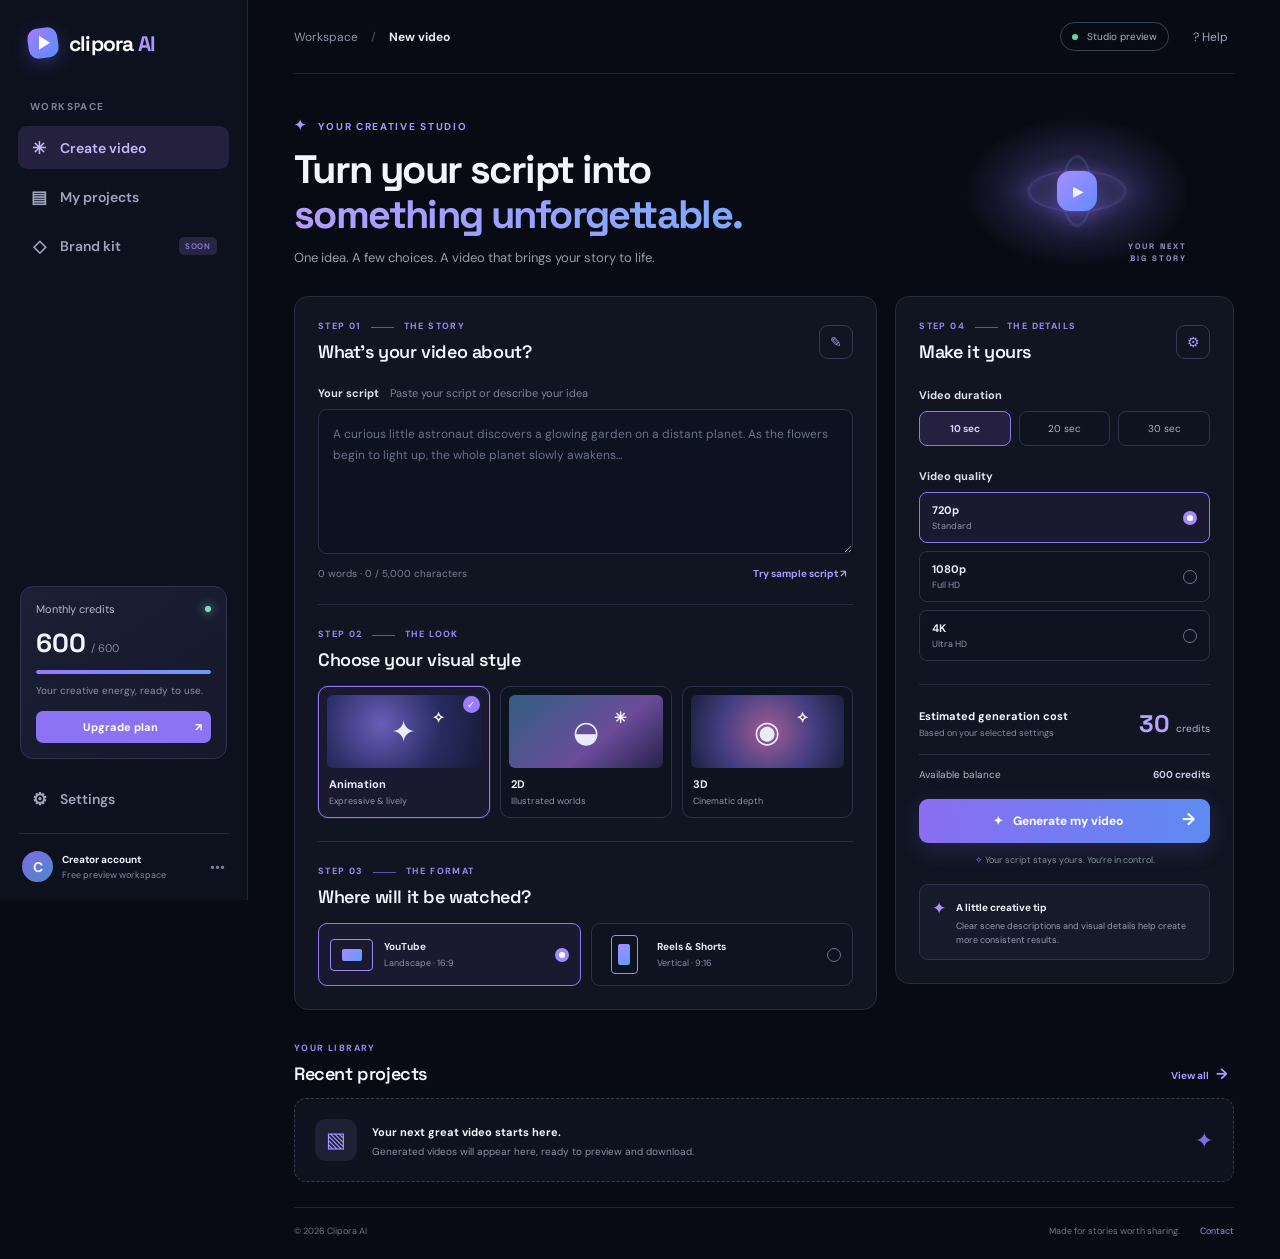
<file: index.html>
<!doctype html>
<html lang="en">
<head>
  <meta charset="UTF-8" />
  <meta name="viewport" content="width=device-width, initial-scale=1.0" />
  <meta name="theme-color" content="#090b14" />
  <meta name="description" content="Clipora AI turns your script into cinematic videos." />
  <title>Clipora AI — Turn scripts into stories</title>
  <link rel="preconnect" href="https://fonts.googleapis.com">
  <link rel="preconnect" href="https://fonts.gstatic.com" crossorigin>
  <link href="https://fonts.googleapis.com/css2?family=DM+Sans:wght@400;500;600;700&family=Space+Grotesk:wght@500;600;700&display=swap" rel="stylesheet">
  <link rel="stylesheet" href="styles.css" />
</head>
<body>
  <div class="app-shell">
    <aside class="sidebar" id="sidebar">
      <a class="brand" href="#" aria-label="Clipora AI home">
        <span class="brand-mark"><span></span></span><span>clipora<span class="brand-ai"> AI</span></span>
      </a>
      <div class="workspace-label">WORKSPACE</div>
      <nav class="nav">
        <a class="nav-link active" href="#studio"><span class="nav-icon">✳</span> Create video</a>
        <a class="nav-link" href="#projects"><span class="nav-icon">▤</span> My projects</a>
        <a class="nav-link" href="#brand-kit"><span class="nav-icon">◇</span> Brand kit <span class="soon">SOON</span></a>
      </nav>
      <div class="sidebar-bottom">
        <div class="credit-card">
          <div class="credit-top"><span>Monthly credits</span><span class="credit-dot"></span></div>
          <div class="credit-number"><strong id="sideCredits">600</strong><span>/ 600</span></div>
          <div class="credit-track"><span></span></div>
          <p>Your creative energy, ready to use.</p>
          <button class="upgrade-btn" id="upgradeSide">Upgrade plan <span>↗</span></button>
        </div>
        <a class="nav-link muted" href="#settings"><span class="nav-icon">⚙</span> Settings</a>
        <div class="profile">
          <div class="avatar">C</div><div><strong>Creator account</strong><small>Free preview workspace</small></div><span class="more">•••</span>
        </div>
      </div>
    </aside>

    <main class="main-content">
      <header class="topbar">
        <button class="mobile-menu" id="menuBtn" aria-label="Open menu">☰</button>
        <div class="breadcrumb">Workspace <span>/</span> <strong>New video</strong></div>
        <div class="top-actions"><span class="status-pill"><i></i> Studio preview</span><button class="help-btn" id="helpBtn">? <span>Help</span></button></div>
      </header>

      <section class="welcome">
        <div><div class="eyebrow"><span class="sparkle">✦</span> YOUR CREATIVE STUDIO</div>
          <h1>Turn your script into<br><span>something unforgettable.</span></h1>
          <p>One idea. A few choices. A video that brings your story to life.</p>
        </div>
        <div class="welcome-art" aria-hidden="true"><div class="orb orb-one"></div><div class="orb orb-two"></div><div class="art-play">▶</div><div class="art-caption">YOUR NEXT<br>BIG STORY</div></div>
      </section>

      <div class="studio-grid" id="studio">
        <section class="panel script-panel">
          <div class="panel-heading"><div><div class="step-label">STEP 01 <span></span> THE STORY</div><h2>What’s your video about?</h2></div><span class="panel-icon">✎</span></div>
          <label class="field-label" for="scriptInput">Your script <span>Paste your script or describe your idea</span></label>
          <textarea id="scriptInput" maxlength="5000" placeholder="A curious little astronaut discovers a glowing garden on a distant planet. As the flowers begin to light up, the whole planet slowly awakens..."></textarea>
          <div class="textarea-footer"><span id="wordCount">0 words · 0 / 5,000 characters</span><button class="text-button" id="sampleBtn">Try sample script ↗</button></div>
          <div class="divider"></div>
          <div class="panel-heading compact"><div><div class="step-label">STEP 02 <span></span> THE LOOK</div><h2>Choose your visual style</h2></div></div>
          <div class="style-options" role="group" aria-label="Visual style">
            <button class="style-card selected" data-style="Animation"><span class="style-art animation-art"><i>✦</i><b>✧</b></span><strong>Animation</strong><small>Expressive & lively</small><span class="check">✓</span></button>
            <button class="style-card" data-style="2D"><span class="style-art two-d-art"><i>◒</i><b>✳</b></span><strong>2D</strong><small>Illustrated worlds</small><span class="check">✓</span></button>
            <button class="style-card" data-style="3D"><span class="style-art three-d-art"><i>◉</i><b>✧</b></span><strong>3D</strong><small>Cinematic depth</small><span class="check">✓</span></button>
          </div>
          <div class="divider"></div>
          <div class="panel-heading compact"><div><div class="step-label">STEP 03 <span></span> THE FORMAT</div><h2>Where will it be watched?</h2></div></div>
          <div class="format-options">
            <button class="format-card selected" data-format="16:9"><span class="format-preview landscape"><i></i></span><span><strong>YouTube</strong><small>Landscape · 16:9</small></span><span class="radio"></span></button>
            <button class="format-card" data-format="9:16"><span class="format-preview portrait"><i></i></span><span><strong>Reels & Shorts</strong><small>Vertical · 9:16</small></span><span class="radio"></span></button>
          </div>
        </section>

        <section class="panel settings-panel">
          <div class="panel-heading"><div><div class="step-label">STEP 04 <span></span> THE DETAILS</div><h2>Make it yours</h2></div><span class="panel-icon">⚙</span></div>
          <label class="field-label">Video duration</label>
          <div class="duration-options">
            <button class="choice selected" data-duration="10">10 sec</button><button class="choice" data-duration="20">20 sec</button><button class="choice" data-duration="30">30 sec</button>
          </div>
          <label class="field-label quality-label">Video quality</label>
          <div class="quality-options">
            <button class="quality-choice selected" data-quality="720p"><span><strong>720p</strong><small>Standard</small></span><span class="radio"></span></button>
            <button class="quality-choice" data-quality="1080p"><span><strong>1080p</strong><small>Full HD</small></span><span class="radio"></span></button>
            <button class="quality-choice" data-quality="4K"><span><strong>4K</strong><small>Ultra HD</small></span><span class="radio"></span></button>
          </div>
          <div class="divider"></div>
          <div class="credit-summary">
            <div><span class="summary-title">Estimated generation cost</span><span class="summary-sub">Based on your selected settings</span></div>
            <strong><b id="costValue">30</b> <small>credits</small></strong>
          </div>
          <div class="credit-balance"><span>Available balance</span><strong><span id="balanceValue">600</span> credits</strong></div>
          <button class="generate-btn" id="generateBtn"><span>✦</span> Generate my video <i>→</i></button>
          <p class="secure-note"><span>✧</span> Your script stays yours. You’re in control.</p>
          <div class="tip-card"><span class="tip-icon">✦</span><div><strong>A little creative tip</strong><p>Clear scene descriptions and visual details help create more consistent results.</p></div></div>
        </section>
      </div>

      <section class="projects-section" id="projects">
        <div class="projects-heading"><div><div class="step-label">YOUR LIBRARY</div><h2>Recent projects</h2></div><button class="view-all" id="viewAll">View all <span>→</span></button></div>
        <div class="empty-projects"><div class="empty-icon">▧</div><div><strong>Your next great video starts here.</strong><p>Generated videos will appear here, ready to preview and download.</p></div><span class="empty-spark">✦</span></div>
      </section>
      <footer>© 2026 Clipora AI <span>Made for stories worth sharing.</span><a href="mailto:hello@clipora.ai">Contact</a></footer>
    </main>
  </div>
  <div class="toast" id="toast" role="status" aria-live="polite"></div>
  <div class="modal-backdrop" id="modal" hidden><div class="modal"><button class="modal-close" id="modalClose" aria-label="Close">×</button><div class="modal-symbol">✦</div><h2 id="modalTitle">Generation preview</h2><p id="modalText"></p><button class="modal-action" id="modalAction">Got it</button></div></div>
  <script src="app.js"></script>
</body>
</html>
</file>
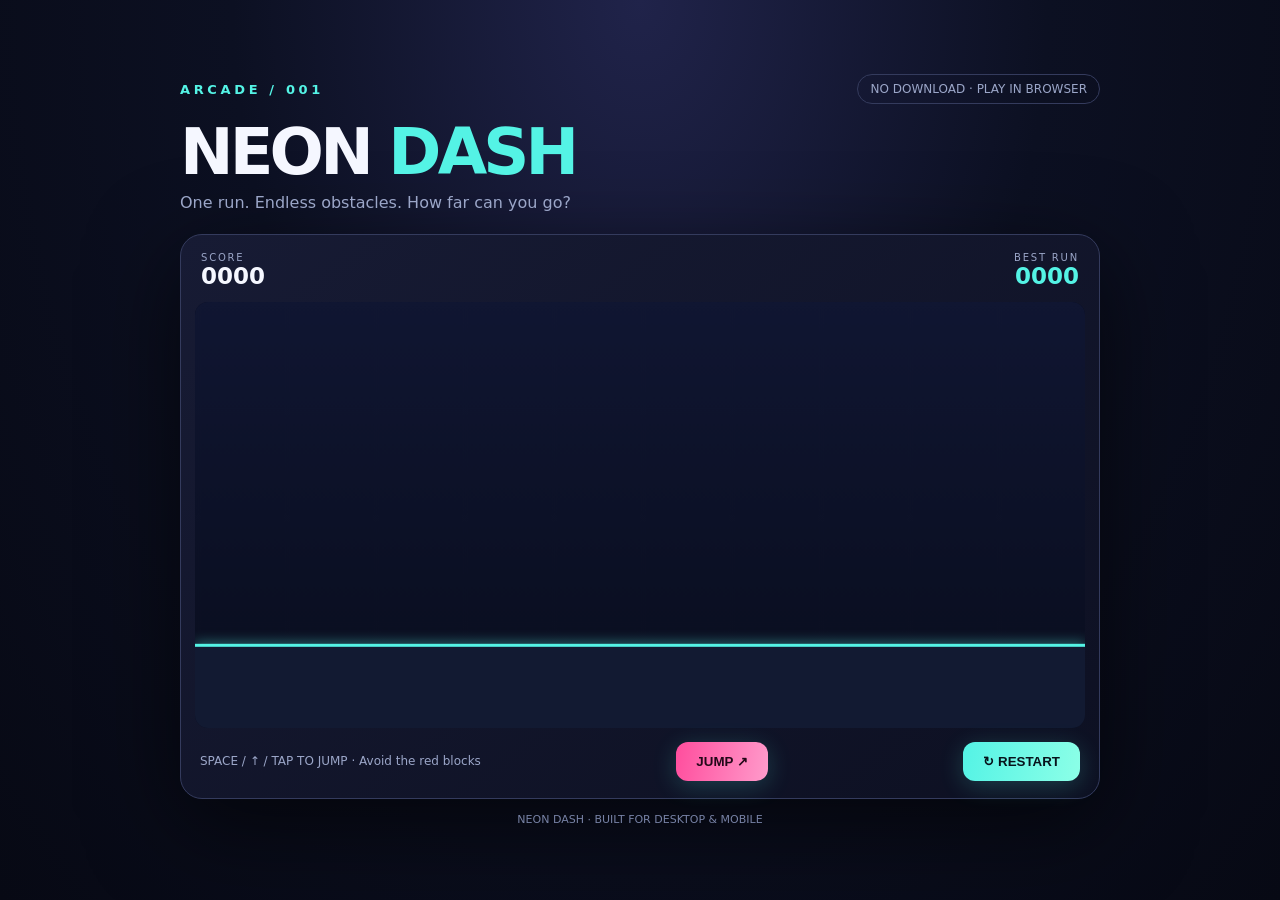
<file: game/index.html>
<!doctype html>
<html lang="en">
<head>
<meta charset="utf-8"><meta name="viewport" content="width=device-width,initial-scale=1">
<meta name="theme-color" content="#090b18"><title>Neon Dash — Arcade Game</title>
<style>
:root{color-scheme:dark;--bg:#090b18;--panel:#12162a;--cyan:#54f3e5;--pink:#ff4d9d;--muted:#9ba6c8}
*{box-sizing:border-box}body{margin:0;min-height:100vh;background:radial-gradient(ellipse at 50% 0%,#20234a 0,#0c1022 45%,#070914 100%);font-family:Inter,system-ui,Segoe UI,sans-serif;color:#f5f7ff;display:grid;place-items:center;padding:22px}
.wrap{width:min(920px,100%)}header{display:flex;align-items:center;justify-content:space-between;gap:16px;margin-bottom:16px}.brand{font-size:13px;letter-spacing:.28em;color:var(--cyan);font-weight:900}.tag{font-size:12px;color:var(--muted);border:1px solid #343b5d;border-radius:99px;padding:7px 12px}
h1{font-size:clamp(34px,7vw,64px);letter-spacing:-.06em;margin:0;line-height:1}.sub{color:var(--muted);margin:9px 0 22px}
.gamebox{background:linear-gradient(145deg,#171b34,#0d1022);border:1px solid #343b5d;border-radius:22px;padding:14px;box-shadow:0 25px 90px #0009}
.hud{display:flex;justify-content:space-between;align-items:center;padding:3px 6px 13px;gap:12px}.stat small{display:block;color:var(--muted);font-size:10px;letter-spacing:.18em}.stat strong{font-size:23px;font-variant-numeric:tabular-nums}.best{color:var(--cyan)}
canvas{width:100%;display:block;border-radius:13px;background:#090d20;touch-action:manipulation}
.controls{display:flex;justify-content:space-between;align-items:center;gap:12px;padding:14px 5px 3px;flex-wrap:wrap}.hint{font-size:12px;color:var(--muted)}
button{border:0;border-radius:12px;padding:12px 20px;background:linear-gradient(100deg,var(--cyan),#8cffe7);color:#07131b;font-weight:900;cursor:pointer;box-shadow:0 5px 24px #54f3e533}button:active{transform:translateY(1px)}.jump{background:linear-gradient(100deg,#ff4d9d,#ff9bcb);color:#220818}
footer{text-align:center;color:#7782a5;font-size:11px;margin-top:14px}
@media(max-width:560px){body{padding:12px}.gamebox{padding:9px;border-radius:17px}.stat strong{font-size:19px}.controls{align-items:stretch}.hint{width:100%;text-align:center}.controls button{flex:1}}
</style></head>
<body><main class="wrap">
<header><div class="brand">ARCADE / 001</div><div class="tag">NO DOWNLOAD · PLAY IN BROWSER</div></header>
<h1>NEON <span style="color:var(--cyan)">DASH</span></h1><p class="sub">One run. Endless obstacles. How far can you go?</p>
<section class="gamebox">
<div class="hud"><div class="stat"><small>SCORE</small><strong id="score">0000</strong></div><div class="stat" style="text-align:right"><small>BEST RUN</small><strong class="best" id="best">0000</strong></div></div>
<canvas id="game" width="900" height="430" aria-label="Neon Dash game area"></canvas>
<div class="controls"><span class="hint">SPACE / ↑ / TAP TO JUMP · Avoid the red blocks</span><button class="jump" id="jump">JUMP ↗</button><button id="restart">↻ RESTART</button></div>
</section><footer>NEON DASH · BUILT FOR DESKTOP & MOBILE</footer></main>
<script>
(()=>{
const canvas=document.getElementById('game'),ctx=canvas.getContext('2d'),scoreEl=document.getElementById('score'),bestEl=document.getElementById('best');
const W=900,H=430,ground=345;let player,obstacles,particles,score,best=Number(localStorage.getItem('neonDashBest')||0),speed,frame,playing,dead,started;
bestEl.textContent=String(best).padStart(4,'0');
function reset(){player={x:112,y:ground-48,w:38,h:48,vy:0,grounded:true};obstacles=[];particles=[];score=0;speed=6;frame=0;playing=true;dead=false;started=true;scoreEl.textContent='0000';}
function jump(){if(!started){reset();return}if(dead){reset();return}if(player.grounded){player.vy=-15.5;player.grounded=false;for(let i=0;i<7;i++)particles.push({x:player.x+15,y:ground-4,vx:(Math.random()-.5)*4,vy:-Math.random()*3-1,life:24});}}
function rect(x,y,w,h,color,glow){ctx.save();ctx.shadowBlur=glow||0;ctx.shadowColor=color;ctx.fillStyle=color;ctx.fillRect(x,y,w,h);ctx.restore();}
function draw(){
ctx.clearRect(0,0,W,H);
let g=ctx.createLinearGradient(0,0,0,H);g.addColorStop(0,'#101632');g.addColorStop(1,'#090d1d');ctx.fillStyle=g;ctx.fillRect(0,0,W,H);
for(let i=0;i<65;i++){let x=(i*137+frame*.25)%W,y=(i*71)%285;ctx.fillStyle='rgba(160,190,255,.35)';ctx.fillRect(x,y,2,2)}
ctx.strokeStyle='rgba(84,243,229,.08)';ctx.lineWidth=1;for(let x=0;x<W;x+=45){ctx.beginPath();ctx.moveTo(x,ground);ctx.lineTo(x-90,H);ctx.stroke()}
rect(0,ground,W,3,'#54f3e5',12);ctx.fillStyle='#121a32';ctx.fillRect(0,ground+3,W,H-ground);
for(let x=-(frame*speed*.8%80);x<W;x+=80)rect(x,ground+24,38,2,'#263451');
if(player){
 // shadow
 ctx.fillStyle='rgba(0,0,0,.3)';ctx.beginPath();ctx.ellipse(player.x+19,ground+5,26,5,0,0,Math.PI*2);ctx.fill();
 // glowing runner
 ctx.save();ctx.shadowBlur=22;ctx.shadowColor='#54f3e5';ctx.fillStyle='#54f3e5';ctx.fillRect(player.x,player.y,player.w,player.h);ctx.restore();
 ctx.fillStyle='#102033';ctx.fillRect(player.x+23,player.y+10,7,7);rect(player.x+5,player.y+player.h-7,28,5,'#eaffff',8);
}
obstacles.forEach(o=>{rect(o.x,o.y,o.w,o.h,'#ff4d9d',18);rect(o.x+5,o.y+7,4,o.h-14,'#ffc1df',4)});
particles.forEach(p=>{ctx.globalAlpha=Math.max(0,p.life/24);rect(p.x,p.y,4,4,'#54f3e5',5);ctx.globalAlpha=1});
if(!started){overlay('READY TO RUN','Press SPACE or tap JUMP to start')}
else if(dead){overlay('RUN OVER','Tap RESTART or press SPACE to try again')}
else if(score<1){ctx.fillStyle='rgba(220,230,255,.65)';ctx.font='13px system-ui';ctx.textAlign='center';ctx.fillText('JUMP OVER THE NEON BLOCKS',W/2,70)}
}
function overlay(title,sub){ctx.fillStyle='rgba(4,7,18,.62)';ctx.fillRect(0,0,W,H);ctx.textAlign='center';ctx.shadowBlur=20;ctx.shadowColor='#54f3e5';ctx.fillStyle='#f5f7ff';ctx.font='900 42px system-ui';ctx.fillText(title,W/2,185);ctx.shadowBlur=0;ctx.fillStyle='#aeb9da';ctx.font='16px system-ui';ctx.fillText(sub,W/2,220)}
function collide(a,b){return a.x+7<b.x+b.w-5&&a.x+a.w-6>b.x+5&&a.y+5<b.y+b.h&&a.y+a.h>b.y+5}
function loop(){
 if(playing&&!dead){frame++;score+=.12;speed=Math.min(12,6+score/100);scoreEl.textContent=String(Math.floor(score)).padStart(4,'0');
 player.vy+=.72;player.y+=player.vy;if(player.y+player.h>=ground){player.y=ground-player.h;player.vy=0;player.grounded=true}
 if(frame%Math.max(48,Math.floor(95-score/4))===0){let h=34+Math.random()*45;obstacles.push({x:W+15,y:ground-h,w:25+Math.random()*16,h})}
 obstacles.forEach(o=>o.x-=speed);obstacles=obstacles.filter(o=>o.x+o.w>-10);
 particles.forEach(p=>{p.x+=p.vx;p.y+=p.vy;p.life--});particles=particles.filter(p=>p.life>0);
 if(obstacles.some(o=>collide(player,o))){dead=true;playing=false;if(Math.floor(score)>best){best=Math.floor(score);localStorage.setItem('neonDashBest',best);bestEl.textContent=String(best).padStart(4,'0')}}
 }
 draw();requestAnimationFrame(loop);
}
document.addEventListener('keydown',e=>{if(['Space','ArrowUp','KeyW'].includes(e.code)){e.preventDefault();jump()}});
canvas.addEventListener('pointerdown',jump);document.getElementById('jump').addEventListener('click',jump);document.getElementById('restart').addEventListener('click',reset);
draw();loop();
})();
</script></body></html>
</file>
<file: styles.css>
:root{--bg:#090b14;--panel:#111522;--panel2:#151b2b;--line:#252c40;--muted:#8d96ac;--text:#f4f6ff;--purple:#9877ff;--blue:#6d8cff;--mint:#76e3c0}*{box-sizing:border-box}body{margin:0;background:var(--bg);color:var(--text);font-family:'DM Sans',sans-serif;font-size:14px}button,a{font:inherit}button{cursor:pointer}.app-shell{min-height:100vh}.sidebar{width:248px;position:fixed;inset:0 auto 0 0;background:#0d111d;border-right:1px solid #20263a;padding:28px 18px 18px;display:flex;flex-direction:column;z-index:5}.brand{display:flex;align-items:center;gap:11px;color:#fff;text-decoration:none;font:700 21px 'Space Grotesk',sans-serif;letter-spacing:-.8px;padding:0 10px 42px}.brand-ai{color:#a895ff}.brand-mark{width:30px;height:30px;border-radius:10px;background:linear-gradient(140deg,#a27cff,#5d8dff);display:grid;place-items:center;transform:rotate(-8deg);box-shadow:0 5px 18px #7864ff55}.brand-mark span{width:0;height:0;border-top:7px solid transparent;border-bottom:7px solid transparent;border-left:11px solid white;margin-left:3px;transform:rotate(8deg)}.workspace-label,.step-label{font-size:10px;font-weight:700;letter-spacing:1.4px;color:#77819b}.workspace-label{padding:0 12px 13px}.nav{display:grid;gap:6px}.nav-link{height:43px;border-radius:9px;padding:0 12px;display:flex;align-items:center;gap:12px;text-decoration:none;color:#9ca5bb;font-weight:600}.nav-link.active{background:#24203e;color:#c5b8ff}.nav-icon{font-size:17px;width:18px;text-align:center}.soon{margin-left:auto;font-size:8px;letter-spacing:.8px;color:#8e7bdb;background:#292441;padding:4px 6px;border-radius:5px}.sidebar-bottom{margin-top:auto}.credit-card{background:linear-gradient(145deg,#1b2034,#17172c);border:1px solid #34304f;border-radius:13px;padding:15px;margin:0 2px 18px}.credit-top,.credit-balance{display:flex;justify-content:space-between;align-items:center;color:#aeb5c9;font-size:11px}.credit-dot{width:6px;height:6px;border-radius:50%;background:var(--mint);box-shadow:0 0 10px var(--mint)}.credit-number{margin:10px 0;display:flex;align-items:baseline;gap:5px}.credit-number strong{font:700 26px 'Space Grotesk'}.credit-number span{color:#7d87a0;font-size:11px}.credit-track{height:4px;background:#33344c;border-radius:9px;overflow:hidden}.credit-track span{display:block;width:100%;height:100%;background:linear-gradient(90deg,#9a78ff,#6f9bff);border-radius:9px}.credit-card p{font-size:10px;color:#8992aa;margin:10px 0 14px}.upgrade-btn{width:100%;border:0;border-radius:7px;background:#8b73f4;color:#fff;font-size:11px;font-weight:700;padding:9px}.upgrade-btn span{float:right}.muted{margin-bottom:13px}.profile{border-top:1px solid #242a3b;padding:17px 4px 0;display:flex;align-items:center;gap:9px}.avatar{width:31px;height:31px;border-radius:50%;background:linear-gradient(135deg,#7e6ce4,#4d88c9);display:grid;place-items:center;font-weight:700}.profile strong,.profile small{display:block}.profile strong{font-size:10px}.profile small{font-size:9px;color:#818ba2;margin-top:3px}.more{margin-left:auto;color:#78819a}.main-content{margin-left:248px;max-width:1600px;padding:0 46px}.topbar{height:74px;border-bottom:1px solid #20263a;display:flex;align-items:center;justify-content:space-between}.breadcrumb{font-size:12px;color:#8c95aa}.breadcrumb span{padding:0 10px;color:#4d566d}.breadcrumb strong{color:#e7e9f3}.top-actions{display:flex;align-items:center;gap:18px}.status-pill{border:1px solid #344255;color:#9eb8b1;border-radius:30px;padding:7px 11px;font-size:10px}.status-pill i{display:inline-block;width:6px;height:6px;background:#67d5ac;border-radius:50%;margin-right:6px}.help-btn{border:0;background:none;color:#9aa4ba;font-size:12px}.help-btn:first-letter{border:1px solid #505a72;border-radius:50%}.mobile-menu{display:none}.welcome{display:flex;justify-content:space-between;align-items:center;padding:42px 0 30px;position:relative;overflow:hidden}.eyebrow{font-size:10px;letter-spacing:1.7px;font-weight:700;color:#a995ff}.sparkle{font-size:14px;margin-right:7px}.welcome h1{font:700 clamp(30px,3.1vw,43px)/1.14 'Space Grotesk',sans-serif;letter-spacing:-1.6px;margin:13px 0 12px}.welcome h1 span{background:linear-gradient(90deg,#b49bff,#7da9ff);-webkit-background-clip:text;background-clip:text;color:transparent}.welcome p{margin:0;color:#929bb0;font-size:13px}.welcome-art{width:220px;height:145px;position:relative;flex-shrink:0;margin-right:5%;background:radial-gradient(ellipse at center,#38305f 0%,#1b1c37 42%,transparent 72%);display:grid;place-items:center}.orb{position:absolute;border-radius:50%;filter:blur(1px)}.orb-one{width:98px;height:98px;border:1px solid #a08aff88;box-shadow:inset 0 0 28px #9c7cff44,0 0 35px #7c69ff44;transform:rotateX(65deg) rotateZ(-25deg)}.orb-two{width:70px;height:70px;border:1px solid #75b5ff99;transform:rotateY(65deg) rotateZ(30deg)}.art-play{width:40px;height:40px;border-radius:13px;background:linear-gradient(135deg,#a98bff,#638cff);display:grid;place-items:center;padding-left:3px;box-shadow:0 7px 25px #8970ff66;z-index:1}.art-caption{position:absolute;right:0;bottom:0;font:700 8px/1.5 'Space Grotesk';letter-spacing:2px;color:#9c91cb;text-align:right}.studio-grid{display:grid;grid-template-columns:minmax(0,1.55fr) minmax(300px,.9fr);gap:18px;align-items:start}.panel{background:var(--panel);border:1px solid var(--line);border-radius:14px;padding:23px}.panel-heading{display:flex;align-items:center;justify-content:space-between;margin-bottom:23px}.step-label{font-size:9px;color:#9a87ed}.step-label span{display:inline-block;width:23px;height:1px;background:#6654a8;vertical-align:middle;margin:0 6px}.panel h2,.projects-heading h2{font:600 18px 'Space Grotesk';margin:8px 0 0;letter-spacing:-.4px}.panel-icon{width:34px;height:34px;border:1px solid #343b53;border-radius:9px;display:grid;place-items:center;color:#a795ff}.field-label{font-size:11px;font-weight:700;display:block;margin-bottom:9px;color:#dce0ed}.field-label span{font-weight:400;color:#79839a;margin-left:8px}.script-panel textarea{width:100%;height:145px;resize:vertical;background:#0d1220;border:1px solid #2a3248;border-radius:9px;padding:14px;color:#e9ecf7;outline:none;font:12px/1.7 'DM Sans';transition:border .2s}.script-panel textarea:focus{border-color:#8e79ee}.script-panel textarea::placeholder{color:#657089}.textarea-footer{display:flex;justify-content:space-between;align-items:center;color:#78839a;font-size:10px;margin-top:8px}.text-button,.view-all{border:0;background:none;color:#ac98ff;font-size:10px;font-weight:700}.divider{height:1px;background:#252c40;margin:23px 0}.compact{margin-bottom:15px}.style-options{display:grid;grid-template-columns:repeat(3,1fr);gap:10px}.style-card{position:relative;text-align:left;padding:8px 8px 10px;background:#0e1320;border:1px solid #2a3248;border-radius:10px;color:#e9eafa;min-width:0}.style-card.selected{border-color:#9279f3;background:#1a1930;box-shadow:0 0 0 1px #9279f322}.style-art{height:73px;border-radius:6px;margin-bottom:9px;display:grid;place-items:center;position:relative;overflow:hidden;font-size:25px}.style-art i{font-style:normal;font-size:30px;z-index:1}.style-art b{position:absolute;font-size:15px;right:23%;top:17%;color:#fff}.animation-art{background:radial-gradient(circle at 35% 40%,#6b5db9,#282c62 55%,#151b36)}.two-d-art{background:linear-gradient(140deg,#315f81,#6b4c9a 60%,#24224b)}.three-d-art{background:radial-gradient(circle at 50% 50%,#a05d93,#443e82 55%,#1a2140)}.style-card strong,.style-card small{display:block;padding-left:2px}.style-card strong{font-size:11px}.style-card small{font-size:9px;color:#8a94aa;margin-top:4px}.check{display:none;position:absolute;right:9px;top:9px;background:#9a7dff;color:#fff;width:17px;height:17px;border-radius:50%;font-size:10px;text-align:center;line-height:17px}.selected .check{display:block}.format-options{display:grid;grid-template-columns:1fr 1fr;gap:10px}.format-card{display:flex;align-items:center;gap:11px;padding:11px;background:#0e1320;border:1px solid #2a3248;border-radius:9px;color:#e9eafa;text-align:left}.format-card.selected{border-color:#9279f3;background:#1a1930}.format-preview{width:43px;height:32px;border:1px solid #9d8af2;border-radius:4px;display:grid;place-items:center;flex-shrink:0}.format-preview i{display:block;width:20px;height:12px;background:linear-gradient(135deg,#a58cff,#5c9fff);border-radius:2px}.format-preview.portrait{width:27px;height:39px;margin:0 8px}.format-preview.portrait i{width:12px;height:21px}.format-card strong,.format-card small{display:block}.format-card strong{font-size:10px}.format-card small{font-size:9px;color:#8993aa;margin-top:4px}.radio{margin-left:auto;width:14px;height:14px;border:1px solid #67718a;border-radius:50%;flex-shrink:0}.selected .radio{border:4px solid #a28bff;background:#fff}.settings-panel .panel-heading{margin-bottom:25px}.duration-options{display:grid;grid-template-columns:repeat(3,1fr);gap:8px}.choice{background:#0e1320;border:1px solid #2b3348;color:#aab2c7;border-radius:8px;padding:10px 3px;font-size:10px}.choice.selected{background:#25203f;border-color:#8e79ed;color:#d9ceff;font-weight:700}.quality-label{margin-top:23px}.quality-options{display:grid;gap:8px}.quality-choice{display:flex;align-items:center;justify-content:space-between;text-align:left;background:#0e1320;border:1px solid #2a3248;color:#e8eafa;border-radius:8px;padding:10px 12px}.quality-choice.selected{border-color:#8d79ed;background:#1a1930}.quality-choice strong,.quality-choice small{display:block}.quality-choice strong{font-size:11px}.quality-choice small{font-size:9px;color:#8993a8;margin-top:3px}.credit-summary{display:flex;align-items:center;justify-content:space-between}.summary-title,.summary-sub{display:block}.summary-title{font-size:11px;font-weight:700}.summary-sub{font-size:9px;color:#818ba2;margin-top:4px}.credit-summary>strong{font:700 24px 'Space Grotesk';color:#b8a4ff}.credit-summary>strong small{font:500 10px 'DM Sans';color:#9da6bb}.credit-balance{border-top:1px solid #272e42;margin-top:15px;padding-top:13px;font-size:10px}.credit-balance strong{color:#c4cbe0}.generate-btn{width:100%;border:0;border-radius:9px;padding:14px 15px;margin-top:18px;color:white;font-size:12px;font-weight:700;background:linear-gradient(100deg,#8b6df2,#5d8bf2);box-shadow:0 7px 22px #7566ef30}.generate-btn span{margin-right:7px}.generate-btn i{float:right;font-style:normal;font-size:17px;line-height:12px}.generate-btn:hover,.upgrade-btn:hover{filter:brightness(1.1)}.secure-note{text-align:center;color:#7f8aa1;font-size:9px;margin:11px 0 18px}.secure-note span{color:#9f8aff}.tip-card{display:flex;gap:10px;background:#171a2b;border:1px solid #34304f;border-radius:9px;padding:12px}.tip-icon{color:#a993ff;font-size:17px}.tip-card strong{font-size:10px}.tip-card p{font-size:9px;color:#929bb0;line-height:1.5;margin:5px 0 0}.projects-section{margin:32px 0 25px}.projects-heading{display:flex;justify-content:space-between;align-items:end;margin-bottom:13px}.projects-heading h2{font-size:18px}.view-all{font-size:10px}.view-all span{font-size:15px;margin-left:5px}.empty-projects{border:1px dashed #343b51;border-radius:12px;padding:20px;display:flex;align-items:center;gap:15px;position:relative;background:#0e121e}.empty-icon{width:42px;height:42px;border-radius:11px;background:#1e2036;display:grid;place-items:center;color:#a995ff;font-size:21px}.empty-projects strong{font-size:11px}.empty-projects p{font-size:10px;color:#858fa5;margin:5px 0 0}.empty-spark{margin-left:auto;color:#806de0;font-size:22px}footer{border-top:1px solid #20263a;padding:17px 0 22px;color:#68738b;font-size:9px;display:flex;gap:20px}footer span{margin-left:auto}footer a{color:#9d8af2;text-decoration:none}.toast{position:fixed;bottom:22px;right:24px;background:#24213b;border:1px solid #6150a2;color:#eae4ff;padding:12px 17px;border-radius:9px;font-size:11px;box-shadow:0 10px 30px #0008;opacity:0;transform:translateY(10px);transition:.25s;pointer-events:none;z-index:20}.toast.show{opacity:1;transform:translateY(0)}.modal-backdrop{position:fixed;inset:0;background:#050711cc;display:grid;place-items:center;padding:20px;z-index:30}.modal-backdrop[hidden]{display:none}.modal{width:min(400px,100%);background:#151a2a;border:1px solid #3b4260;border-radius:16px;padding:28px;text-align:center;position:relative;box-shadow:0 25px 80px #0009}.modal-close{position:absolute;right:14px;top:10px;background:none;border:0;color:#aab2c5;font-size:23px}.modal-symbol{width:43px;height:43px;border-radius:13px;background:#2b2450;color:#b8a4ff;display:grid;place-items:center;font-size:22px;margin:0 auto 15px}.modal h2{font:600 20px 'Space Grotesk';margin:0 0 10px}.modal p{font-size:12px;line-height:1.65;color:#a2abc0}.modal-action{border:0;border-radius:8px;background:#8b73f4;color:white;padding:11px 30px;font-weight:700;font-size:11px;margin-top:10px}@media(max-width:1050px){.main-content{padding:0 28px}.welcome-art{margin-right:0}.studio-grid{grid-template-columns:minmax(0,1.3fr) minmax(280px,.9fr)}.panel{padding:18px}}@media(max-width:800px){.sidebar{transform:translateX(-100%);transition:transform .25s;box-shadow:15px 0 40px #0008}.sidebar.open{transform:translateX(0)}.main-content{margin-left:0;padding:0 20px}.mobile-menu{display:block;border:0;background:none;color:#dce1f1;font-size:18px;margin-right:12px}.topbar{justify-content:flex-start}.top-actions{margin-left:auto}.breadcrumb{font-size:11px}.welcome{padding-top:32px}.welcome-art{width:130px;transform:scale(.8);transform-origin:right center}.studio-grid{grid-template-columns:1fr}.settings-panel{display:grid;grid-template-columns:1fr}.panel{padding:20px}.settings-panel .panel-heading{margin-bottom:18px}}@media(max-width:520px){.main-content{padding:0 14px}.welcome{padding:28px 0 22px}.welcome h1{font-size:29px}.welcome p{font-size:11px;max-width:270px;line-height:1.5}.welcome-art{position:absolute;right:-35px;opacity:.5;width:120px}.status-pill{display:none}.topbar{height:60px}.style-options{gap:7px}.style-art{height:59px}.style-card{padding:6px}.style-card strong{font-size:10px}.style-card small{font-size:8px}.format-card{gap:7px;padding:9px 6px}.format-card strong{font-size:9px}.format-card small{font-size:8px}.panel{padding:16px}.field-label span{display:block;margin:4px 0 0}.empty-projects{padding:15px;gap:10px}.empty-projects p{max-width:210px;line-height:1.5}.empty-spark{display:none}footer{gap:9px;font-size:8px}footer span{display:none}footer a{margin-left:auto}}
</file>
